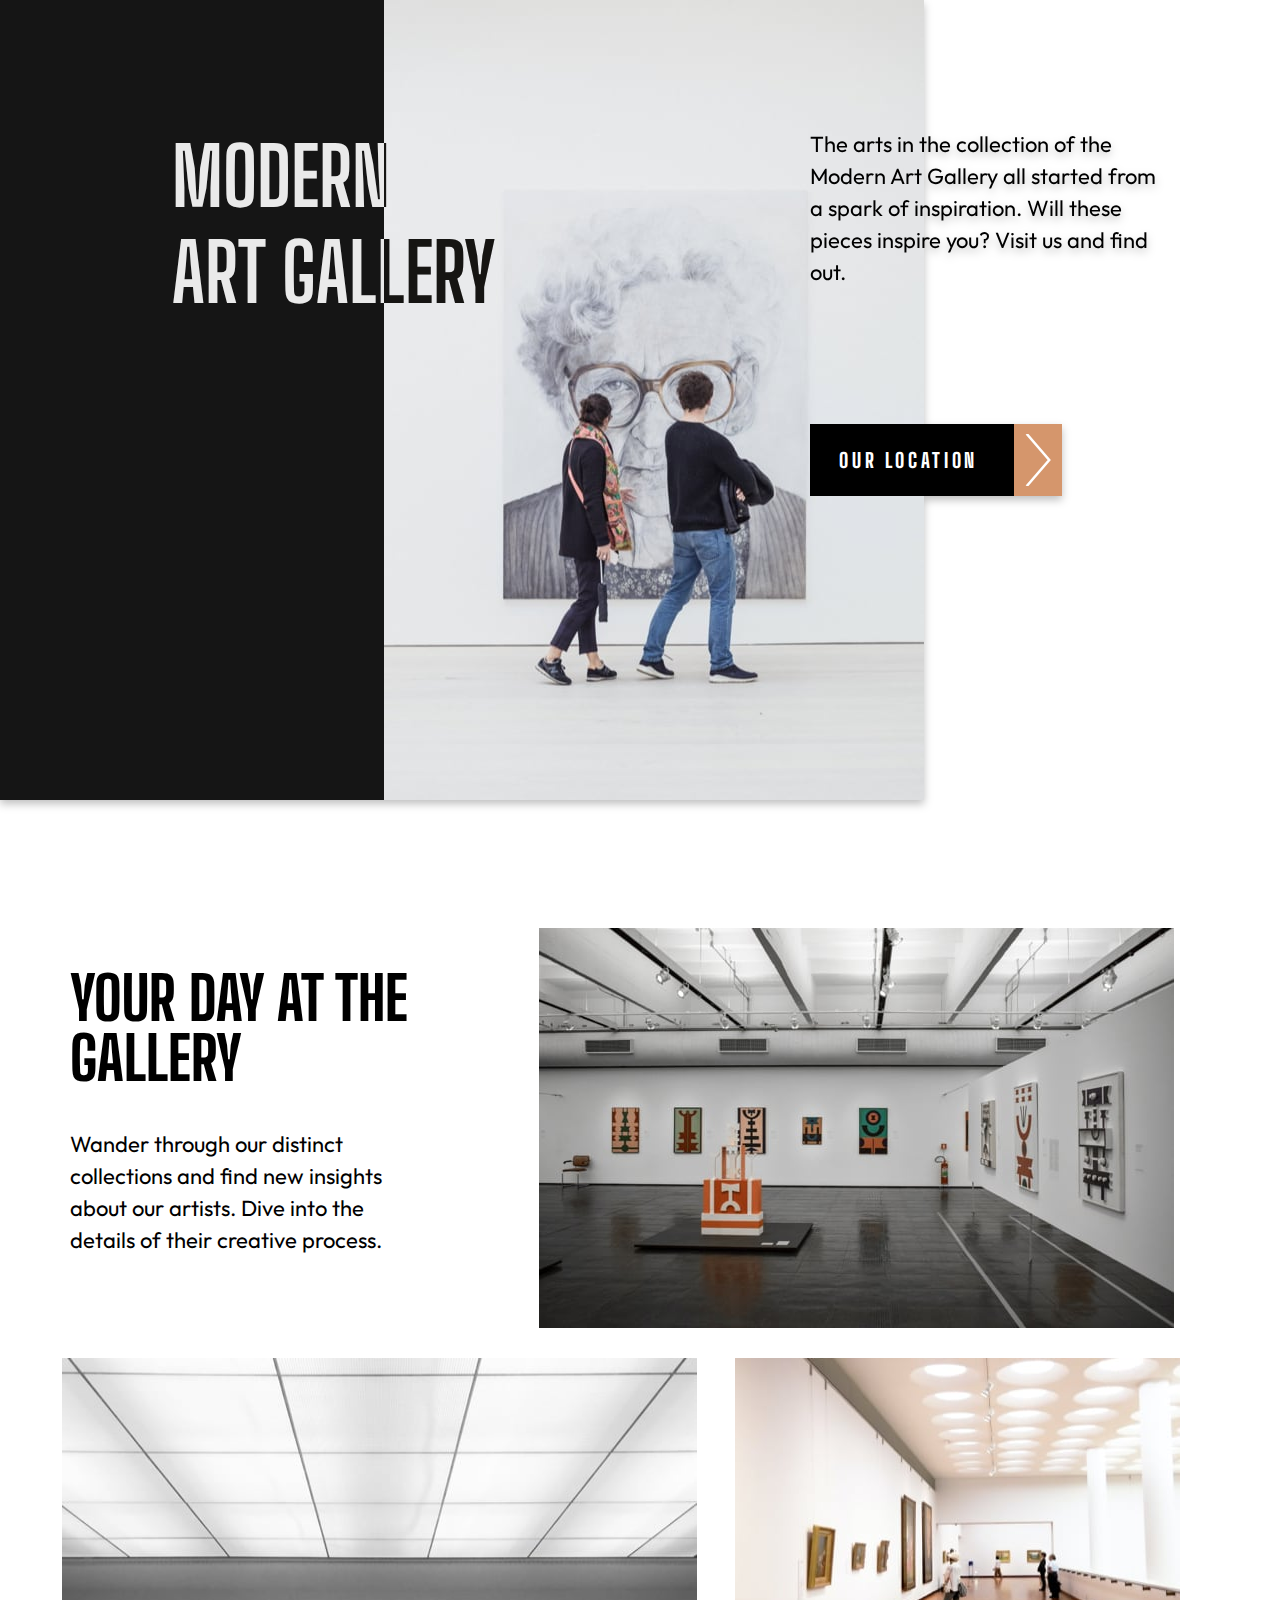
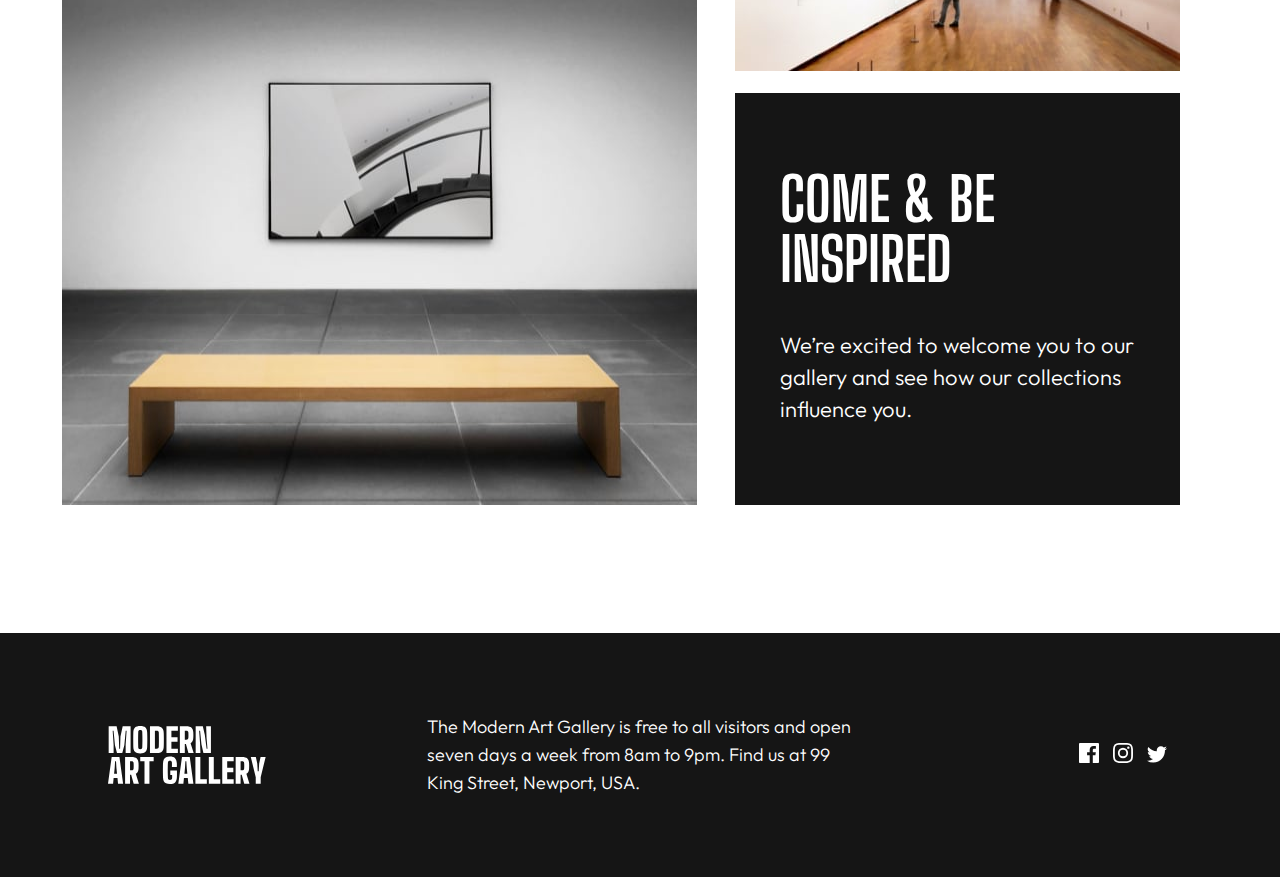
<file: index.html>
<!DOCTYPE html>
<html lang="en">

<head>
  <meta charset="UTF-8">
  <meta name="viewport" content="width=device-width, initial-scale=1.0">

  <link rel="icon" type="image/png" sizes="32x32" href="./assets/favicon-32x32.png">
  <link rel="stylesheet" href="./assets/style/style.css">
  <link rel="preconnect" href="https://fonts.googleapis.com">
  <link rel="preconnect" href="https://fonts.gstatic.com" crossorigin>
  <link
    href="https://fonts.googleapis.com/css2?family=Big+Shoulders+Display:wght@300;900&family=Outfit:wght@300&display=swap"
    rel="stylesheet">
  <title>Frontend Mentor | Art gallery website</title>
</head>

<body>

  <div class="hero">

    <div class="black-square"></div>

    <img class="hero-image" src='./assets/desktop/image-hero.jpg' />

      <h1 class="hero-title">MODERN<br /> ART GALLERY</h1>

    <p class="hero-text">The arts in the collection of the  Modern Art Gallery all started
      from  a spark of inspiration. Will these pieces inspire you? Visit
      us and find out.</p>

    <a class="location-btn" href="./location.html"><div>OUR LOCATION</div><img class="right-btn-arrow"
      src="./assets/icon-arrow-right.svg" /></a>

  </div>



  <div class="gallery-container">

    <div class="gallerytxt">
      <div class="gall-one-margin-right">
        <h1>YOUR DAY AT THE GALLERY</h1>
        <p>Wander through our distinct collections and find new insights about
          our artists. Dive into the details of their creative process.</p>
      </div>

      <img class='gall-one-margin-left' src='./assets/desktop/image-grid-1.jpg' />

    </div>


    <div class="gallerytwo gall-two-margin-bottom">
      <img class='gall-two-margin-right image-two'src='./assets/desktop/image-grid-2.jpg' />

      <div class="gall-two-margin-left">

        <img class='image-three' src='./assets/desktop/image-grid-3.jpg' />

        <div class="inspire">
          <h1>COME & BE<br />INSPIRED</h1>
          <p>We’re excited to welcome you to our gallery and see how our collections
            influence you.</p>
        </div>

      </div>

    </div>


  </div>

  <footer class="homeFooter">
    <div class="footer-txt">
     
      <img src='./assets/logo-light.svg' alt="">
      <p>The Modern Art Gallery is free to all visitors and open seven days a week
        from 8am to 9pm. Find us at 99 King Street, Newport, USA.</p>
    </div>
    
      <div class="social-media">
        <img class='facebook-home'src='./assets/icon-facebook.svg'/>
        <img class='instagram-home'src='./assets/icon-instagram.svg'/>
        <img class='twitter-home'src='./assets/icon-twitter.svg'/>
      </div>
  </footer>



</body>

</html>
</file>
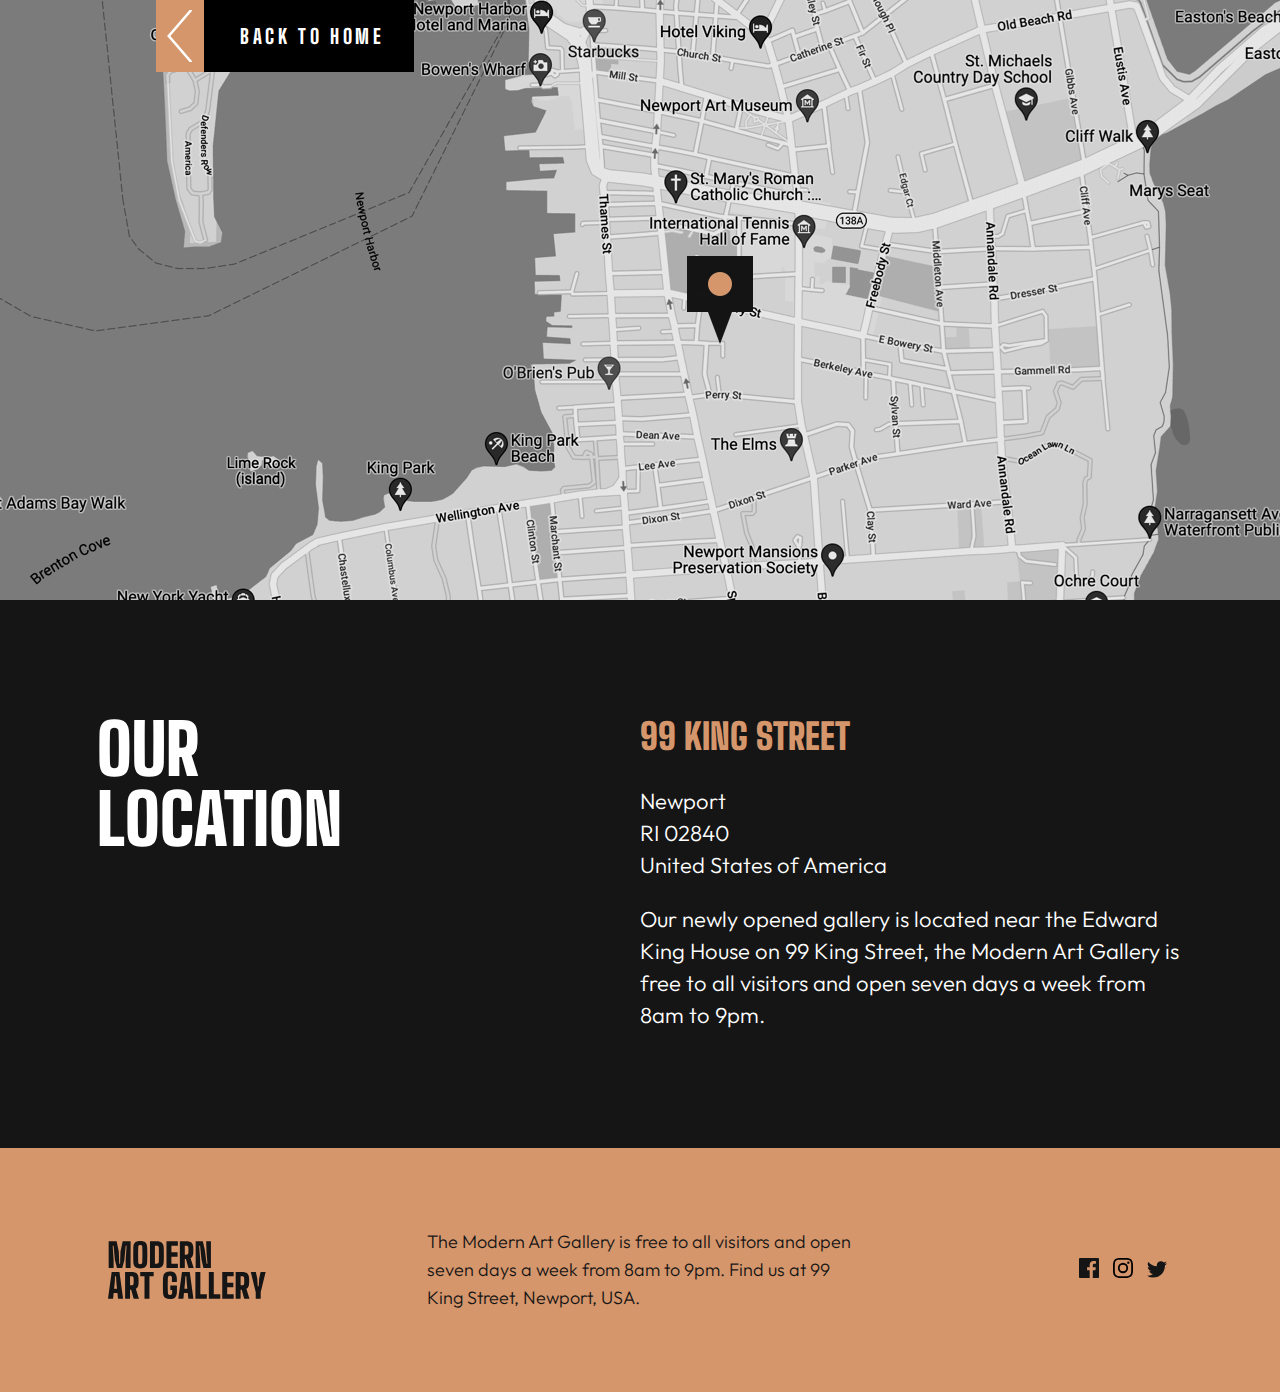
<file: location.html>
<!DOCTYPE html>
<html lang="en">

<head>
  <meta charset="UTF-8">
  <meta name="viewport" content="width=device-width, initial-scale=1.0">

  <link rel="icon" type="image/png" sizes="32x32" href="./assets/favicon-32x32.png">
  <link rel="icon" type="image/png" sizes="32x32" href="./assets/favicon-32x32.png">
  <link rel="stylesheet" href="./assets/style/style.css">
  <link rel="preconnect" href="https://fonts.googleapis.com">
  <link rel="preconnect" href="https://fonts.gstatic.com" crossorigin>
  <link
    href="https://fonts.googleapis.com/css2?family=Big+Shoulders+Display:wght@300;900&family=Outfit:wght@300&display=swap"
    rel="stylesheet">

  <title>Frontend Mentor | Art gallery website</title>
</head>

<body>

  <div>

    <a class="home-btn" href="./index.html"><img class="left-btn-arrow"
      src='./assets/icon-arrow-left.svg' /><div>BACK TO HOME</div></a>
    <img class="map" src='./assets/desktop/image-map.png' />

  </div>

  <div class="location-info">

    <div class="location-txt">
      <h1> OUR LOCATION </h1>

      <div>
        <h2>99 King Street</h2>
        <p>
          Newport<br />
          RI 02840<br />
          United States of America
        </p>

        <p>
          Our newly opened gallery is located near the Edward
          King House on 99 King Street, the Modern Art Gallery is
          free to all visitors and open seven days a week from
          8am to 9pm.
        </p>
      </div>

    </div>


  </div>


  <footer class="locationFooter">
    <div class="footer-txt">
      <!-- <h1>MODERN<br />ART GALLERY</h1> -->
      <img src='./assets/logo-dark.svg' alt="">
      <p>The Modern Art Gallery is free to all visitors and open seven days a week
        from 8am to 9pm. Find us at 99 King Street, Newport, USA.</p>
    </div>
    
      <div class="social-media-location">
        <img class="facebook" src='./assets/icon-dark-facebook.svg'/>
        <img class="instagram" src='./assets/icon-dark-instagram.svg'/>
        <img class="twitter" src='./assets/icon-dark-twitter.svg'/>
      </div>
  </footer>


</body>

</html>
</file>
<file: assets/style/style.css>
body {
    padding: 0;
    margin: 0;

}


/* ============ INDEX.HTML STYLING ============ */

.hero {
    display: flex;
    width: 100%;
    filter: drop-shadow(0px 4px 4px rgba(0, 0, 0, 0.25));

}


.black-square {

    width: 30%;
    background-color: #151515;
}

.hero-title {
    font-family: 'Big Shoulders Display', cursive;
    font-size: 5em;
    color: white;
    position: absolute;
    left: 13.4%;
    margin-top: 10%;
    mix-blend-mode: difference;

}

.hero-text {
    line-height: 32px;
    font-family: 'Outfit', sans-serif;
    font-size: 22px;
    position: absolute;
    left: 63.3%;
    margin-top: 10%;
    width: 350px;

}

/* ========== OUR LOCATION BUTTON CSS ========== */

.location-btn {
    display: flex;
    align-items: center;
    font-family: 'Big Shoulders Display';
    font-style: normal;
    font-weight: 800;
    font-size: 20px;
    line-height: 24px;
    letter-spacing: 3.63636px;
    height: 72px;
    position: absolute;
    left: 63.3%;
    top: 53%;
    padding-left: 29px;
    text-decoration: none;
    background-color: black;
    color: white;
    border: none;
}

.location-btn:active {
    background-color: #D5966C;
}

.location-btn:active>img {
    background-color: #151515;
    content: url('../icon-arrow-right-dark.svg');
}


.right-btn-arrow {

    background-color: #D5966C;
    padding: 10px 10px 10px;
    height: 52px;
    width: 28px;
}

.location-btn div {
    margin-right: 36px;
}



/* ==================== GALLERY SECTION CSS ========================= */

/* ======== UPPER HALF GALLERY CONTAINER ======== */
.gallerytxt {
    display: flex;
    justify-content: center;
    margin-bottom: 30px;
    margin-top: 10%;
}

.gallerytxt h1 {
    font-family: 'Big Shoulders Display', cursive;
    font-weight: 800;
    font-size: 60px;
    line-height: 60px;

}

.gallerytxt img {
    position: relative;
    width: 635px;
}

.gallerytxt p {
    font-family: 'Outfit', sans-serif;
    height: 128px;
    font-size: 22px;
    line-height: 32px;
}

/* ========= LOWER HALF GALLERY CONTAINER ========== */

.gallerytwo {
    display: flex;
    justify-content: center;
}

.gallerytwo h1 {
    font-family: 'Big Shoulders Display', cursive;
    height: 120px;
    font-size: 60px;
    line-height: 60px;
}

.gallerytwo p {
    font-family: 'Outfit';
    font-style: normal;
    font-weight: 300;
    font-size: 22px;
    line-height: 32px;
}

.inspire {
    width: 400px;
    height: 377px;
    padding: 8% 0% 0% 10%;
    margin-top: 4%;
    background-color: #151515;
    color: white;

}

/* ======== MARGINS FOR UPPER HALF OF GALLERY CONTAINER ========= */
.gall-one-margin-top {
    width: 350px;
    margin-top: 10%;
}

.gall-one-margin-right {
    position: relative;
    right: 2.8%;
    width: 350px;
    margin-right: 1.8%;


}

.gall-one-margin-left {
    margin-left: 4.76%;
}


/* ======= MARGINS FOR BOTTOM HALF OF GALLERY CONTAINER =======  */
.gall-two-margin-right {
    margin-right: 3%;
}

.gall-two-margin-left {
    margin-right: 3%;
}

.gall-two-margin-bottom {
    margin-bottom: 10%;
}

/* ======== FOOTER STYLINE ========= */

.homeFooter {
    display: flex;
    justify-content: space-around;
    align-items: center;
    color: white;
    height: 244px;
    background-color: #151515;
}

.footer-txt {
    display: flex;
    align-items: center;
}

.footer-txt img {
    height: 58px;
    width: 159px;
    margin-right: 80px;
}

.footer-txt h1 {
    font-family: 'Big Shoulders Display', cursive;
    font-size: 36px;
    line-height: 36px;
    margin-right: 120px;
}

.footer-txt p {
    width: 430px;
    font-family: 'Outfit';
    font-style: normal;
    font-weight: 300;
    font-size: 18px;
    line-height: 28px;
    margin-left: 80px;
}


.social-media img {
    margin-right: 5px;
    margin-left: 5px;
}

.facebook-home:active {
    content: url('../icon-facebok-gold.svg');
}

.twitter-home:active {
    content: url('../icon-twitter-gold.svg');
}

.instagram-home:active {
    content: url('../icon-instagram-gold.svg');
}

/* ======================== STYLING FOR LOCATION.HTML ================= */

/* ========= MAP AND HOME BUTTON STYLING ======== */

.map {
    display: block;
}

.home-btn {
    display: flex;
    align-items: center;
    font-family: 'Big Shoulders Display';
    font-style: normal;
    font-weight: 800;
    font-size: 20px;
    line-height: 24px;
    letter-spacing: 3.63636px;
    height: 72px;
    position: absolute;
    left: 156px;
    padding-right: 29px;
    text-decoration: none;
    background-color: black;
    color: white;
    border: none;
}

.left-btn-arrow {
    background-color: #D5966C;
    padding: 10px 10px 10px;
    height: 52px;
    width: 28px;
}

.home-btn:active {
    background-color: #D5966C;
}

.home-btn:active>img {
    background-color: #151515;
    content: url('../icon-arrow-left-dark.svg');
}


.home-btn div {
    margin-left: 36px;
}

/* =========== LOCATION SECTION ============ */

.location-info {
    display: flex;
    justify-content: center;
    align-items: center;
    background-color: #151515;
    color: white;
    height: 548px;
}

.location-txt {
    display: flex;
    width: 100%;
    justify-content: space-around;
    margin-bottom: 50px;
}

.location-txt h1 {
    font-family: 'Big Shoulders Display';
    font-style: normal;
    font-weight: 900;
    font-size: 70px;
    line-height: 70px;
    width: 350px;
    text-transform: uppercase;

}

.location-info div {
    padding-top: 22px;
}

.location-txt div h2 {
    font-family: 'Big Shoulders Display';
    font-style: normal;
    font-weight: 900;
    font-size: 36px;
    line-height: 36px;
    text-transform: uppercase;
    color: #D5966C;
}

.location-txt div p {
    font-family: 'Outfit';
    font-style: normal;
    font-weight: 300;
    width: 544px;
    font-size: 22px;
    line-height: 32px;
    color: #FFFFFF;

}


/* ============ LOCATION PAGE FOOTER SECTION ============== */

.locationFooter {
    display: flex;
    justify-content: space-around;
    align-items: center;
    color: #151515;
    height: 244px;
    background-color: #D5966C;
}



.social-media-location img {
    margin-right: 5px;
    margin-left: 5px;
    fill: #151515;
}

.facebook:active {
    content: url('../icon-facebook.svg');
}

.twitter:active {
    content: url('../icon-twitter.svg');
}

.instagram:active {
    content: url('../icon-instagram.svg');
}


@media (max-width:768px) {

    /* ======= hero section CSS ======= */
    .hero-title {
        height: 130px;
        font-size: 70px;
        line-height: 65px;
        width: 339px;
        left: 51%;
        top: 10%;
        color: #151515;
        mix-blend-mode: normal;
    }

    .hero-text {
        top: 35%;
        left: 51%;
        width: 339px;
        height: 112px;
        font-size: 18px;
        line-height: 28px;
    }

    .hero-image {
        content: url('../tablet/image-hero.jpg');
    }

    .location-btn {
        top: 69%;
        left: 51%;
    }

    .black-square {
        display: none;
    }

    /* ======= Gallery section CSS ======= */

    /*    .gallery-container {
        display: flex;
    }
 */

    .gallerytxt {
        display: flex;
        margin-bottom: 12px;

    }

    .gallerytxt h1 {

        font-size: 50px;
        line-height: 45px;
    }

    .gallerytxt p {
        height: 140px;
        font-size: 18px;
        line-height: 28px;
    }

    .gallerytxt img {
        width: 398px;
        margin-left: 2.5%;
        height: 400px;
        content: url('../tablet/image-grid-1.jpg');
    }

    .gall-one-margin-right {
        width: 223px;
        height: 299px;
        margin-right: 3%;
    }

    .gall-one-margin-left {
        margin-left: 1%;
    }

    .gallerytwo {
        display: flex;
    }

    .image-two {
        height: 720px;
        width: 398px;
        content: url('../tablet/image-grid-2.jpg');
    }

    .image-three {
        height: 313px;
        width: 280px;
        content: url('../tablet/image-grid-3.jpg');

    }

    .inspire {
        width: 225px;
        height: 342px;
        margin-top: 2%;
        padding: 10% 10%;

    }

    .gallerytwo h1 {
        font-size: 50px;
        line-height: 45px;
    }

    .gallerytwo p {
        font-size: 18px;
        line-height: 28px;
    }

    .gall-two-margin-right {
        margin-right: 1%;
    }


    /* ===== Footer CSS ===== */

    .homeFooter {
        height: 216px;
    }

    .footer-txt img {
        padding-bottom: 60px;
        height: 40px;
        width: 110.5px;
        margin-right: 0px;
    }

    .footer-txt p {
        margin-left: 60px;
        font-family: 'Outfit';
        font-style: normal;
        font-weight: 300;
        font-size: 16px;
        line-height: 26px;
        width: 281px;
        height: 104px;
    }

    .social-media {
        padding-bottom: 70px;
    }

    /* ============== LOCATION PAGE CSS ============== */

    .map {
        content: url('../tablet/image-map.png');
    }

    .home-btn {
        left: 5%;
    }

    /* ===== location section CSS ===== */

    .location-info {
        height: 436px;

    }

    .location-txt h1 {
        position: relative;
        bottom: 17px;
        width: 223px;
        height: 100px;
        font-size: 55px;
        line-height: 50px;
    }

    .location-txt div {
        position: relative;
        bottom: 30px;
        width: 398px;
        height: 268px;
    }

    .location-txt div h2 {
        font-size: 32px;
        line-height: 32px;
    }

    .location-txt div p {
        width: 398px;
        font-size: 18px;
        line-height: 28px;
    }


    .locationFooter {
        height: 216px;
    }

    .social-media-location {
        padding-bottom: 70px;
    }


}


@media (max-width: 375px) {

    /* ========================== home page CSS ========================== */

    /* ===== hero section CSS ===== */

    body{
        width: 100%;
    }
    .hero {
        display: block;
        width: 100%;
        filter: none;
    }

    .hero-title {
        position: relative;
        height: 110px;
        top: 10%;
        left: 5%;
        font-size: 60px;
        line-height: 55px;

    }

    .hero-image {
        width: 375px;
        height: 240px;
        content: url('../mobile/image-hero.jpg');
    }

    .hero-text {
        position: relative;
        font-size: 18px;
        line-height: 28px;
        left: 5%;
    }

    .location-btn{
        position: relative;
        width: 231.5px;
        top: 20px;
        left: 5%;
    }


    /* ===== GALLERY SECTION ===== */

    .gallerytxt{
      
        display: block;
        width: 343px;
        
       
    }

    .gall-one-margin-right{
        position: relative;
       top: 530px;
        left: 4.5%;
        margin-right: 0%;
    }

    .gallerytxt h1 {
        font-size: 50px;
        line-height: 45px;
        height: 90px;
        width: 300px;
    }

    .gallerytxt p {
        width: 343px;
        position: relative;
        bottom: 4%;
        font-size: 18px;
        line-height: 28px;
    }

    .gallerytxt img {
        width: 343px;
        position: relative;
        bottom: 200px;
        left: 2%;
        content: url('../mobile/image-grid-1.jpg');
    }


    .gallerytwo{
        display: block;
    }

    .image-two{
        position: relative;
        width: 343px;
        left: 4%;
        height: 480px;
        top: 73px;
        content: url('../mobile/image-grid-2.jpg');

    }

    .image-three{
        position: relative;
        top: 90px;
        left: 4%;
        width: 343px;
        height: 200px;
        content: url('../mobile/image-grid-3.jpg');
    }

    .inspire{
        padding: 5px;
        position: relative;
        width: 334px;
        height: 293px;
        left: 4%;
        top: 100px;
    }

    .inspire h1{
        width: 295px;
        height: 90px;
        position: relative;
        left: 7%;
        top:2%;
        font-size: 50px;
line-height: 45px;
    }

    .inspire p{
        position: relative;
        left: 7%;
        top:3%;
        width: 294px;
        height: 84px;
        font-size: 18px;
line-height: 28px;
    }

    .homeFooter{
        display: block;
        height: 336px;
        width: 375px;
        position: relative;
        margin-top: 230px;
     
  
    }

    .footer-txt{
        display: block;
    }

    .social-media{
        padding-bottom: 10px;
        padding-top: 20px;
        margin-top: 20px;
        margin-left: 26px;
    }


/* ====== location page CSS ===== */

.map{
    content: url('../mobile/image-map.png');
}

.home-btn{
    left: 0%;
}

.location-info{
   
    height: 493px;
    width: 375px;
}

.location-txt{
    display: block;
    position: relative;
    width: 100%;
    bottom: 25px;
}

.location-txt h1{
    width: 375px;
    position: relative;
    left:12px;
    height: 0px;
    font-size: 50px;
line-height: 45px;
}

.location-txt div{
    position: relative;
    left: 5px;
    margin: 10px;
    width: 350px;
}

.location-txt div h2{
    font-size: 32px;
line-height: 32px;
}

.location-txt div p{
    width: 343px;
    font-size: 18px;
line-height: 28px;
}

.locationFooter{
    display: block;
    height: 336px;
    width: 375px;
}

.footer-txt img{
    padding-bottom: 20px;
    margin-top: 40px;
    margin-left: 30px;
}

.footer-txt p{
    margin-left: 30px;
    height: 104px;
    width: 311px;
    font-size: 16px;
line-height: 26px;
}

.social-media-location{
    padding-bottom: 10px;
    padding-top: 20px;
    margin-top: 20px;
    margin-left: 26px;
}






}
</file>
